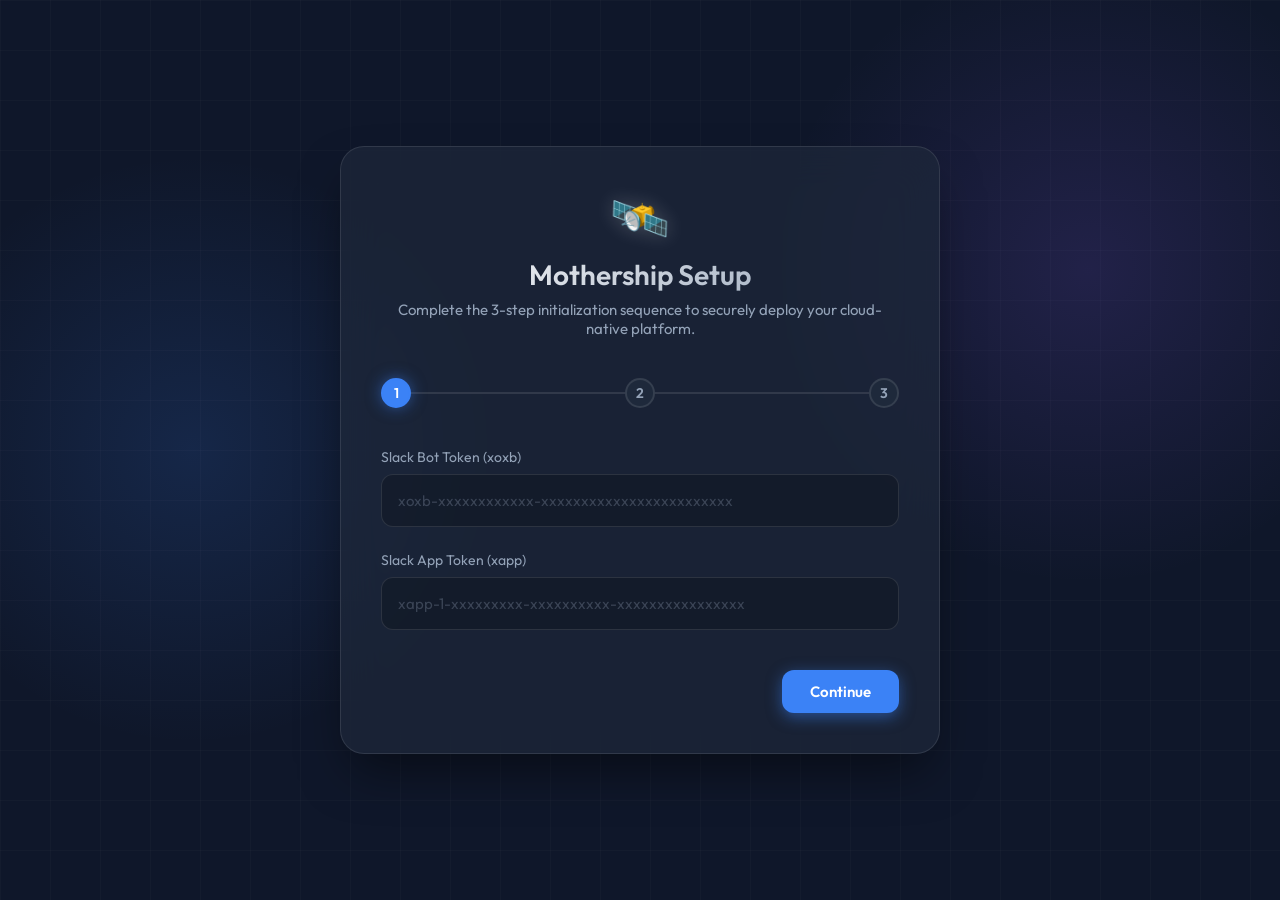
<file: static/setup.html>
<!DOCTYPE html>
<html lang="en">

<head>
    <meta charset="UTF-8">
    <meta name="viewport" content="width=device-width, initial-scale=1.0">
    <title>Mothership Initialization</title>
    <!-- Modern Typography -->
    <link href="https://fonts.googleapis.com/css2?family=Outfit:wght@300;400;600&display=swap" rel="stylesheet">
    <style>
        :root {
            --bg-dark: #0f172a;
            --glass-bg: rgba(30, 41, 59, 0.7);
            --glass-border: rgba(255, 255, 255, 0.1);
            --accent-primary: #3b82f6;
            --accent-glow: rgba(59, 130, 246, 0.5);
            --text-main: #f8fafc;
            --text-muted: #94a3b8;
            --success: #10b981;
        }

        * {
            box-sizing: border-box;
            margin: 0;
            padding: 0;
        }

        body {
            font-family: 'Outfit', sans-serif;
            background-color: var(--bg-dark);
            color: var(--text-main);
            min-height: 100vh;
            display: flex;
            align-items: center;
            justify-content: center;
            background-image:
                radial-gradient(circle at 15% 50%, rgba(59, 130, 246, 0.15), transparent 25%),
                radial-gradient(circle at 85% 30%, rgba(139, 92, 246, 0.15), transparent 25%);
            overflow: hidden;
        }

        /* Animated background particles effect */
        .bg-grid {
            position: absolute;
            top: 0;
            left: 0;
            right: 0;
            bottom: 0;
            background-size: 50px 50px;
            background-image: linear-gradient(to right, rgba(255, 255, 255, 0.02) 1px, transparent 1px),
                linear-gradient(to bottom, rgba(255, 255, 255, 0.02) 1px, transparent 1px);
            z-index: 0;
            pointer-events: none;
        }

        .wizard-container {
            position: relative;
            z-index: 10;
            width: 100%;
            max-width: 600px;
            background: var(--glass-bg);
            backdrop-filter: blur(20px);
            -webkit-backdrop-filter: blur(20px);
            border: 1px solid var(--glass-border);
            border-radius: 24px;
            padding: 40px;
            box-shadow: 0 25px 50px -12px rgba(0, 0, 0, 0.5);
            transform: translateY(20px);
            opacity: 0;
            animation: slideUp 0.6s cubic-bezier(0.16, 1, 0.3, 1) forwards;
        }

        @keyframes slideUp {
            to {
                transform: translateY(0);
                opacity: 1;
            }
        }

        .header {
            text-align: center;
            margin-bottom: 40px;
        }

        .logo-icon {
            font-size: 48px;
            display: inline-block;
            margin-bottom: 10px;
            text-shadow: 0 0 20px rgba(255, 255, 255, 0.2);
            animation: float 4s ease-in-out infinite;
        }

        @keyframes float {
            0% {
                transform: translateY(0px);
            }

            50% {
                transform: translateY(-10px);
            }

            100% {
                transform: translateY(0px);
            }
        }

        h1 {
            font-size: 28px;
            font-weight: 600;
            background: linear-gradient(135deg, #fff, #94a3b8);
            -webkit-background-clip: text;
            -webkit-text-fill-color: transparent;
            margin-bottom: 8px;
        }

        p.subtitle {
            color: var(--text-muted);
            font-size: 15px;
        }

        .step-indicator {
            display: flex;
            justify-content: space-between;
            margin-bottom: 40px;
            position: relative;
        }

        .step-indicator::before {
            content: '';
            position: absolute;
            top: 50%;
            left: 0;
            right: 0;
            height: 2px;
            background: var(--glass-border);
            z-index: 1;
            transform: translateY(-50%);
        }

        .step-dot {
            width: 30px;
            height: 30px;
            border-radius: 50%;
            background: #1e293b;
            border: 2px solid var(--glass-border);
            display: flex;
            align-items: center;
            justify-content: center;
            font-size: 14px;
            font-weight: 600;
            color: var(--text-muted);
            z-index: 2;
            transition: all 0.3s ease;
        }

        .step-dot.active {
            background: var(--accent-primary);
            border-color: var(--accent-primary);
            color: white;
            box-shadow: 0 0 15px var(--accent-glow);
        }

        .step-dot.completed {
            background: var(--success);
            border-color: var(--success);
            color: white;
        }

        .form-step {
            display: none;
            animation: fadeIn 0.4s ease;
        }

        .form-step.active {
            display: block;
        }

        @keyframes fadeIn {
            from {
                opacity: 0;
                transform: translateX(10px);
            }

            to {
                opacity: 1;
                transform: translateX(0);
            }
        }

        .input-group {
            margin-bottom: 24px;
            position: relative;
        }

        label {
            display: block;
            margin-bottom: 8px;
            font-size: 14px;
            color: var(--text-muted);
            font-weight: 400;
        }

        input {
            width: 100%;
            padding: 16px;
            background: rgba(0, 0, 0, 0.2);
            border: 1px solid var(--glass-border);
            border-radius: 12px;
            color: white;
            font-family: inherit;
            font-size: 15px;
            transition: all 0.3s ease;
            outline: none;
        }

        input:focus {
            border-color: var(--accent-primary);
            box-shadow: 0 0 0 4px rgba(59, 130, 246, 0.1);
            background: rgba(0, 0, 0, 0.4);
        }

        input::placeholder {
            color: rgba(148, 163, 184, 0.3);
        }

        .navigation {
            display: flex;
            justify-content: space-between;
            margin-top: 40px;
        }

        button {
            padding: 12px 28px;
            border-radius: 12px;
            font-family: inherit;
            font-weight: 600;
            font-size: 15px;
            cursor: pointer;
            transition: all 0.2s ease;
            border: none;
            outline: none;
        }

        .btn-prev {
            background: transparent;
            color: var(--text-muted);
            border: 1px solid var(--glass-border);
        }

        .btn-prev:hover {
            background: rgba(255, 255, 255, 0.05);
            color: white;
        }

        .btn-next {
            background: var(--accent-primary);
            color: white;
            box-shadow: 0 4px 15px var(--accent-glow);
            margin-left: auto;
            /* Push to right if no prev button */
        }

        .btn-next:hover {
            transform: translateY(-2px);
            box-shadow: 0 6px 20px var(--accent-glow);
            background: #2563eb;
        }

        .btn-submit {
            background: linear-gradient(135deg, #10b981, #059669);
            color: white;
            box-shadow: 0 4px 15px rgba(16, 185, 129, 0.4);
            margin-left: auto;
        }

        .btn-submit:hover {
            transform: translateY(-2px);
            box-shadow: 0 6px 20px rgba(16, 185, 129, 0.5);
        }

        .hidden {
            display: none !important;
        }

        /* Loading Overlay */
        .loading-overlay {
            position: absolute;
            top: 0;
            left: 0;
            right: 0;
            bottom: 0;
            background: var(--glass-bg);
            backdrop-filter: blur(10px);
            border-radius: 24px;
            display: flex;
            flex-direction: column;
            align-items: center;
            justify-content: center;
            z-index: 20;
            opacity: 0;
            pointer-events: none;
            transition: opacity 0.3s ease;
        }

        .loading-overlay.active {
            opacity: 1;
            pointer-events: all;
        }

        .spinner {
            width: 40px;
            height: 40px;
            border: 4px solid rgba(255, 255, 255, 0.1);
            border-left-color: var(--accent-primary);
            border-radius: 50%;
            animation: spin 1s linear infinite;
            margin-bottom: 20px;
        }

        @keyframes spin {
            100% {
                transform: rotate(360deg);
            }
        }

        .success-message {
            text-align: center;
            display: none;
        }

        .success-message.active {
            display: block;
            animation: scaleIn 0.5s cubic-bezier(0.175, 0.885, 0.32, 1.275) forwards;
        }

        @keyframes scaleIn {
            0% {
                transform: scale(0.8);
                opacity: 0;
            }

            100% {
                transform: scale(1);
                opacity: 1;
            }
        }

        .check-icon {
            width: 80px;
            height: 80px;
            background: rgba(16, 185, 129, 0.1);
            color: var(--success);
            border-radius: 50%;
            display: flex;
            align-items: center;
            justify-content: center;
            font-size: 40px;
            margin: 0 auto 20px;
        }
    </style>
</head>

<body>
    <div class="bg-grid"></div>

    <div class="wizard-container">
        <!-- Loading / Success Screen -->
        <div class="loading-overlay" id="loadingOverlay">
            <div class="spinner" id="spinner"></div>
            <p id="loadingText" style="color: var(--text-main); font-weight: 500;">Initializing Mothership
                Environment...</p>

            <div class="success-message" id="successMessage">
                <div class="check-icon">✓</div>
                <h2>Systems Online</h2>
                <p style="color: var(--text-muted); margin-top: 10px;">The environment has been configured.<br>Rebooting
                    API server automatically...</p>
            </div>
        </div>

        <div class="header">
            <div class="logo-icon">🛰️</div>
            <h1>Mothership Setup</h1>
            <p class="subtitle">Complete the 3-step initialization sequence to securely deploy your cloud-native
                platform.</p>
        </div>

        <div class="step-indicator">
            <div class="step-dot active" data-step="1">1</div>
            <div class="step-dot" data-step="2">2</div>
            <div class="step-dot" data-step="3">3</div>
        </div>

        <form id="setupForm">
            <!-- Step 1: Slack Tokens -->
            <div class="form-step active" id="step1">
                <div class="input-group">
                    <label for="SLACK_BOT_TOKEN">Slack Bot Token (xoxb)</label>
                    <input type="password" id="SLACK_BOT_TOKEN" name="SLACK_BOT_TOKEN"
                        placeholder="xoxb-xxxxxxxxxxxx-xxxxxxxxxxxxxxxxxxxxxxxx" required>
                </div>
                <div class="input-group">
                    <label for="SLACK_APP_TOKEN">Slack App Token (xapp)</label>
                    <input type="password" id="SLACK_APP_TOKEN" name="SLACK_APP_TOKEN"
                        placeholder="xapp-1-xxxxxxxxx-xxxxxxxxxx-xxxxxxxxxxxxxxxx" required>
                </div>
            </div>

            <!-- Step 2: AI Provider Keys -->
            <div class="form-step" id="step2">
                <div class="input-group">
                    <label for="TOGETHERAI_API_KEY">TogetherAI API Key (For Logic Strategy)</label>
                    <input type="password" id="TOGETHERAI_API_KEY" name="TOGETHERAI_API_KEY"
                        placeholder="xxxxxxxxxxxxxxxxxxxxxxxxxxxxxxxxxxxxxxxxxxxxxxxxxxxxxxxxx">
                </div>
                <div class="input-group">
                    <label for="GROQ_API_KEY">Groq API Key (For Speed Stacks)</label>
                    <input type="password" id="GROQ_API_KEY" name="GROQ_API_KEY"
                        placeholder="gsk_xxxxxxxxxxxxxxxxxxxxx">
                </div>
                <div class="input-group">
                    <label for="DEEPSEEK_API_KEY">DeepSeek API Key (For Logic Strategy + Judge)</label>
                    <input type="password" id="DEEPSEEK_API_KEY" name="DEEPSEEK_API_KEY"
                        placeholder="sk-xxxxxxxxxxxxxxxxxxxxxxxxxxxxxxxx">
                </div>
                <div class="input-group">
                    <label for="CEREBRAS_API_KEY">Cerebras API Key (For Fast LLaMA 4 Inference)</label>
                    <input type="password" id="CEREBRAS_API_KEY" name="CEREBRAS_API_KEY"
                        placeholder="csk-xxxxxxxxxxxxxxxxxxxxxxxxxxxxxxxx">
                </div>
                <div class="input-group">
                    <label for="OPENROUTER_API_KEY">OpenRouter API Key (For Creative Stack — Claude, GPT-4o)</label>
                    <input type="password" id="OPENROUTER_API_KEY" name="OPENROUTER_API_KEY"
                        placeholder="sk-or-v1-xxxxxxxxxxxxxxxxxxxxxxxx">
                </div>
                <div class="input-group">
                    <label for="GEMINI_API_KEY">Google Gemini API Key (For Google Stack — Free Credits)</label>
                    <input type="password" id="GEMINI_API_KEY" name="GEMINI_API_KEY"
                        placeholder="AIzaSyxxxxxxxxxxxxxxxxxxxxxxxxx">
                </div>
                <div class="input-group">
                    <label for="FIREWORKS_AI_API_KEY">Fireworks AI API Key (For Blitz Stack)</label>
                    <input type="password" id="FIREWORKS_AI_API_KEY" name="FIREWORKS_AI_API_KEY"
                        placeholder="fw_xxxxxxxxxxxxxxxxxxxxx">
                </div>
            </div>

            <!-- Step 3: Vector DB & Cloud -->
            <div class="form-step" id="step3">
                <div class="input-group">
                    <label for="QDRANT_URL">Qdrant Cluster URL</label>
                    <input type="url" id="QDRANT_URL" name="QDRANT_URL"
                        placeholder="https://xxx-xxx.aws.cloud.qdrant.io:6333" required>
                </div>
                <div class="input-group">
                    <label for="QDRANT_KEY">Qdrant API Key</label>
                    <input type="password" id="QDRANT_KEY" name="QDRANT_KEY" placeholder="xxxxxxxxxxxx-xxxxxxxxxxxx"
                        required>
                </div>
                <!-- DevPlane v2 Cloud Infra -->
                <div class="input-group"
                    style="margin-top:32px; border-top: 1px solid rgba(255,255,255,0.1); padding-top: 24px;">
                    <label for="DIGITALOCEAN_TOKEN">DigitalOcean Token (Optional — For Cloud VMs/Workspaces)</label>
                    <input type="password" id="DIGITALOCEAN_TOKEN" name="DIGITALOCEAN_TOKEN"
                        placeholder="dop_v1_xxxxxxxxxxxxxxxxxxxxxxxx">
                </div>
            </div>

            <div class="navigation">
                <button type="button" class="btn-prev hidden" id="btnPrev">Back</button>
                <button type="button" class="btn-next" id="btnNext">Continue</button>
                <button type="submit" class="btn-submit hidden" id="btnSubmit">Engage Thrusters</button>
            </div>
        </form>
    </div>

    <script>
        const form = document.getElementById('setupForm');
        const steps = document.querySelectorAll('.form-step');
        const dots = document.querySelectorAll('.step-dot');
        const btnPrev = document.getElementById('btnPrev');
        const btnNext = document.getElementById('btnNext');
        const btnSubmit = document.getElementById('btnSubmit');

        let currentStep = 0;

        function updateUI() {
            // Update steps visibility
            steps.forEach((step, index) => {
                step.classList.toggle('active', index === currentStep);
            });

            // Update dots
            dots.forEach((dot, index) => {
                dot.classList.toggle('active', index === currentStep);
                dot.classList.toggle('completed', index < currentStep);
            });

            // Update buttons
            if (currentStep === 0) {
                btnPrev.classList.add('hidden');
            } else {
                btnPrev.classList.remove('hidden');
            }

            if (currentStep === steps.length - 1) {
                btnNext.classList.add('hidden');
                btnSubmit.classList.remove('hidden');
            } else {
                btnNext.classList.remove('hidden');
                btnSubmit.classList.add('hidden');
            }

            // Focus first input of current step
            const firstInput = steps[currentStep].querySelector('input');
            if (firstInput) firstInput.focus();
        }

        function validateStep() {
            const inputs = steps[currentStep].querySelectorAll('input[required]');
            let isValid = true;
            inputs.forEach(input => {
                if (!input.value.trim()) {
                    isValid = false;
                    input.style.borderColor = '#ef4444'; // Red flash
                    setTimeout(() => input.style.borderColor = '', 1000);
                }
            });
            return isValid;
        }

        btnNext.addEventListener('click', () => {
            if (validateStep() && currentStep < steps.length - 1) {
                currentStep++;
                updateUI();
            }
        });

        btnPrev.addEventListener('click', () => {
            if (currentStep > 0) {
                currentStep--;
                updateUI();
            }
        });

        // Enter key to proceed
        form.addEventListener('keypress', (e) => {
            if (e.key === 'Enter') {
                e.preventDefault();
                if (currentStep < steps.length - 1) {
                    btnNext.click();
                } else if (currentStep === steps.length - 1) {
                    btnSubmit.click();
                }
            }
        });

        form.addEventListener('submit', async (e) => {
            e.preventDefault();
            if (!validateStep()) return;

            // Gather data
            const formData = new FormData(form);
            const data = Object.fromEntries(formData.entries());

            // Show loading UI
            const overlay = document.getElementById('loadingOverlay');
            overlay.classList.add('active');

            try {
                // Submit to backend
                const response = await fetch('/api/setup', {
                    method: 'POST',
                    headers: {
                        'Content-Type': 'application/json',
                    },
                    body: JSON.stringify(data),
                });

                if (response.ok) {
                    // Show success
                    document.getElementById('spinner').style.display = 'none';
                    document.getElementById('loadingText').style.display = 'none';
                    document.getElementById('successMessage').classList.add('active');

                    // Reload after a delay (server will reboot)
                    setTimeout(() => {
                        window.location.href = '/';
                    }, 4000);
                } else {
                    throw new Error('Server rejected configuration');
                }
            } catch (error) {
                alert('Setup Failed: ' + error.message);
                overlay.classList.remove('active');
            }
        });
    </script>
</body>

</html>
</file>
